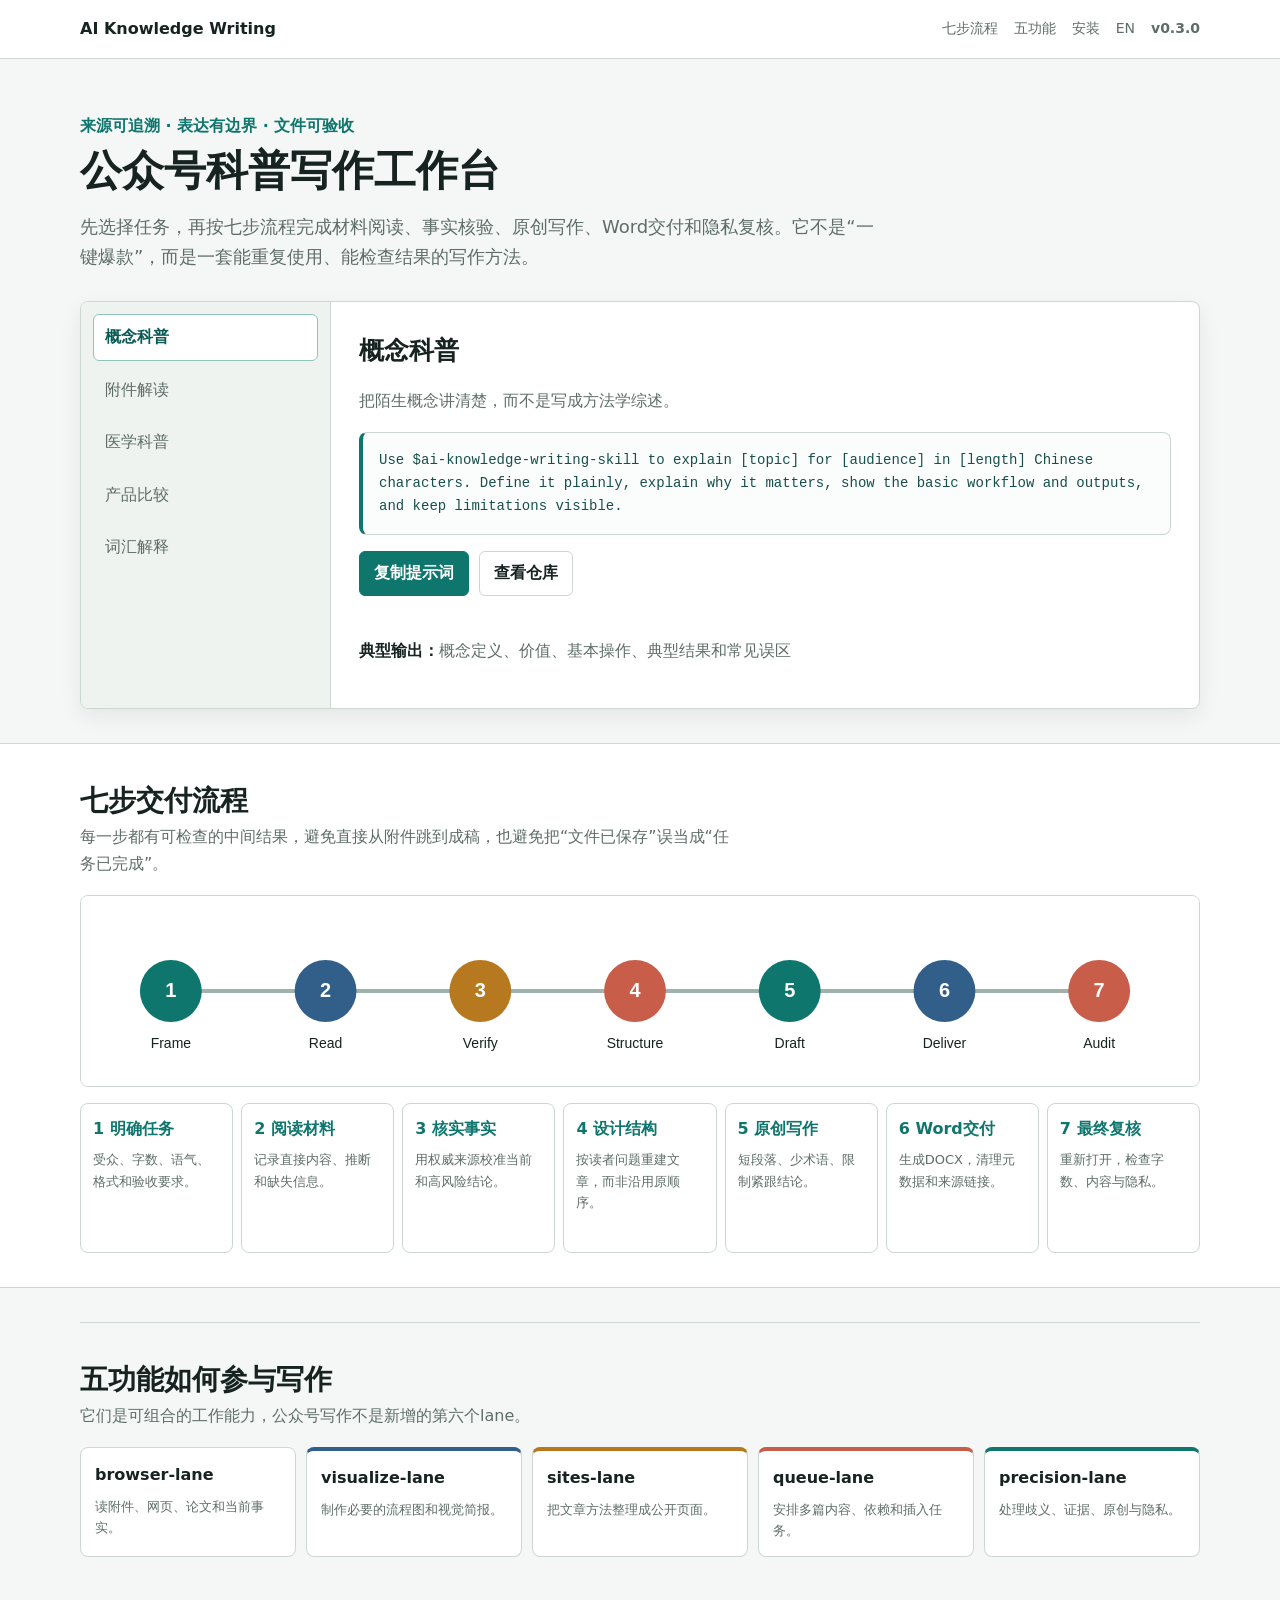
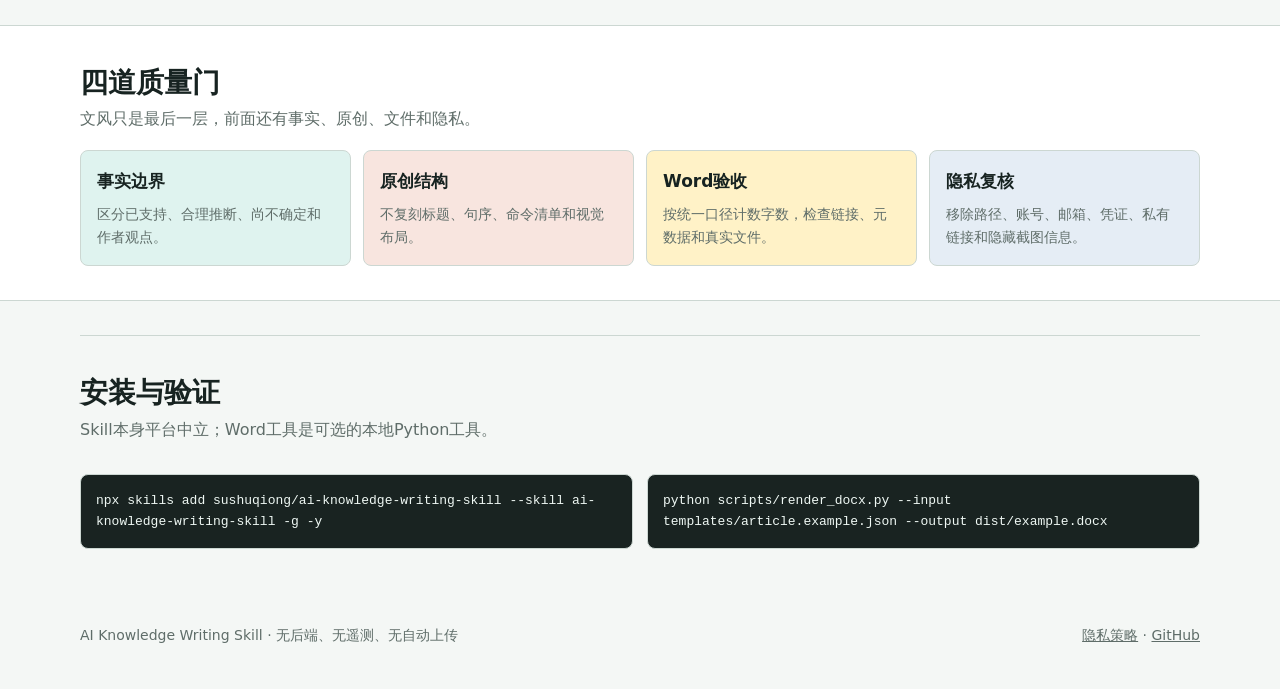
<file: docs/index.html>
<!doctype html>
<html lang="zh-CN">
<head>
  <meta charset="utf-8">
  <meta name="viewport" content="width=device-width, initial-scale=1">
  <meta name="description" content="从材料阅读、事实核验到原创公众号文案和Word交付的可验证工作流。">
  <meta name="theme-color" content="#f4f7f5">
  <title>公众号科普写作工作台</title>
  <link rel="icon" href="assets/favicon.svg" type="image/svg+xml">
  <link rel="stylesheet" href="assets/styles.css">
</head>
<body>
  <header class="topbar"><div class="shell topbar-inner"><a class="brand" href="#top">AI Knowledge Writing</a><nav class="nav" aria-label="主导航"><a href="#workflow">七步流程</a><a href="#lanes">五功能</a><a href="#install">安装</a><a class="language" href="en.html">EN</a><a class="version" href="https://github.com/sushuqiong/ai-knowledge-writing-skill/releases/tag/v0.3.0">v0.3.0</a></nav></div></header>
  <main id="top">
    <section class="shell intro"><p class="kicker">来源可追溯 · 表达有边界 · 文件可验收</p><h1>公众号科普写作工作台</h1><p class="lead">先选择任务，再按七步流程完成材料阅读、事实核验、原创写作、Word交付和隐私复核。它不是“一键爆款”，而是一套能重复使用、能检查结果的写作方法。</p></section>

    <section class="shell workspace" aria-label="任务选择器">
      <div class="task-tabs" role="tablist" aria-label="选择写作任务">
        <button class="task-tab" role="tab" data-task="concept">概念科普</button>
        <button class="task-tab" role="tab" data-task="source">附件解读</button>
        <button class="task-tab" role="tab" data-task="health">医学科普</button>
        <button class="task-tab" role="tab" data-task="compare">产品比较</button>
        <button class="task-tab" role="tab" data-task="glossary">词汇解释</button>
      </div>
      <div class="task-panel" role="tabpanel"><h2 data-panel-title></h2><p class="task-summary" data-panel-summary></p><div class="prompt-box"><code data-panel-prompt></code></div><div class="panel-actions"><button class="btn primary" type="button" data-copy>复制提示词</button><a class="btn" href="https://github.com/sushuqiong/ai-knowledge-writing-skill">查看仓库</a></div><div class="sr-status" aria-live="polite" data-copy-status></div><p class="output-line"><strong>典型输出：</strong><span data-panel-output></span></p></div>
    </section>

    <section class="band paper" id="workflow"><div class="shell"><div class="section-head"><div><h2>七步交付流程</h2><p>每一步都有可检查的中间结果，避免直接从附件跳到成稿，也避免把“文件已保存”误当成“任务已完成”。</p></div></div><img class="workflow-visual" src="assets/workflow.svg" alt="明确任务、阅读材料、核实事实、设计结构、原创写作、Word交付和最终复核"><div class="steps"><div class="step"><b>1 明确任务</b><p>受众、字数、语气、格式和验收要求。</p></div><div class="step"><b>2 阅读材料</b><p>记录直接内容、推断和缺失信息。</p></div><div class="step"><b>3 核实事实</b><p>用权威来源校准当前和高风险结论。</p></div><div class="step"><b>4 设计结构</b><p>按读者问题重建文章，而非沿用原顺序。</p></div><div class="step"><b>5 原创写作</b><p>短段落、少术语、限制紧跟结论。</p></div><div class="step"><b>6 Word交付</b><p>生成DOCX，清理元数据和来源链接。</p></div><div class="step"><b>7 最终复核</b><p>重新打开，检查字数、内容与隐私。</p></div></div></div></section>

    <section class="shell band" id="lanes"><div class="section-head"><div><h2>五功能如何参与写作</h2><p>它们是可组合的工作能力，公众号写作不是新增的第六个lane。</p></div></div><div class="lane-grid"><article class="lane"><h3>browser-lane</h3><p>读附件、网页、论文和当前事实。</p></article><article class="lane"><h3>visualize-lane</h3><p>制作必要的流程图和视觉简报。</p></article><article class="lane"><h3>sites-lane</h3><p>把文章方法整理成公开页面。</p></article><article class="lane"><h3>queue-lane</h3><p>安排多篇内容、依赖和插入任务。</p></article><article class="lane"><h3>precision-lane</h3><p>处理歧义、证据、原创与隐私。</p></article></div></section>

    <section class="band paper"><div class="shell"><div class="section-head"><div><h2>四道质量门</h2><p>文风只是最后一层，前面还有事实、原创、文件和隐私。</p></div></div><div class="gate-grid"><article class="gate fact"><h3>事实边界</h3><p>区分已支持、合理推断、尚不确定和作者观点。</p></article><article class="gate original"><h3>原创结构</h3><p>不复刻标题、句序、命令清单和视觉布局。</p></article><article class="gate word"><h3>Word验收</h3><p>按统一口径计数字数，检查链接、元数据和真实文件。</p></article><article class="gate private"><h3>隐私复核</h3><p>移除路径、账号、邮箱、凭证、私有链接和隐藏截图信息。</p></article></div></div></section>

    <section class="shell band" id="install"><div class="section-head"><div><h2>安装与验证</h2><p>Skill本身平台中立；Word工具是可选的本地Python工具。</p></div></div><div class="install"><pre class="code-block"><code>npx skills add sushuqiong/ai-knowledge-writing-skill --skill ai-knowledge-writing-skill -g -y</code></pre><pre class="code-block"><code>python scripts/render_docx.py --input templates/article.example.json --output dist/example.docx</code></pre></div></section>
  </main>
  <footer class="footer"><div class="shell footer-inner"><span>AI Knowledge Writing Skill · 无后端、无遥测、无自动上传</span><span><a href="https://github.com/sushuqiong/ai-knowledge-writing-skill/blob/main/SECURITY.md">隐私策略</a> · <a href="https://github.com/sushuqiong/ai-knowledge-writing-skill">GitHub</a></span></div></footer>
  <script src="assets/app.js"></script>
</body>
</html>
</file>
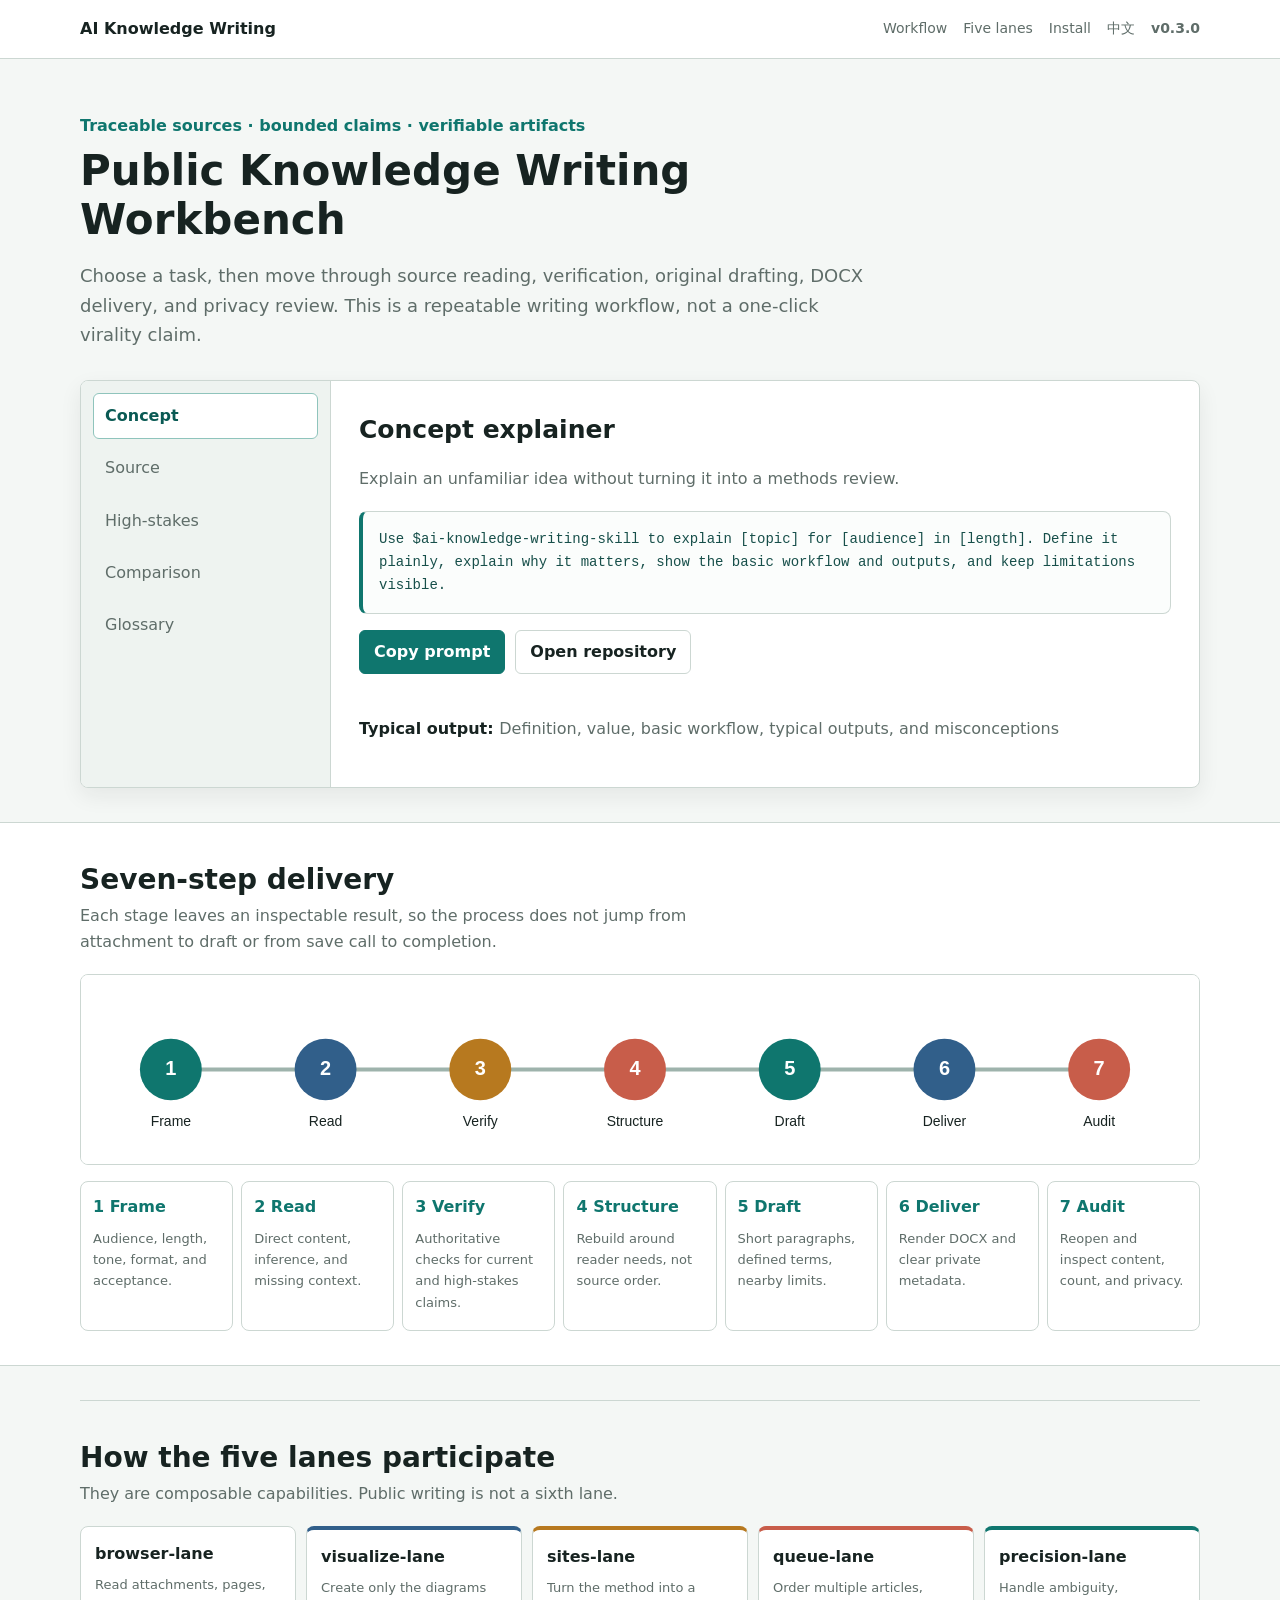
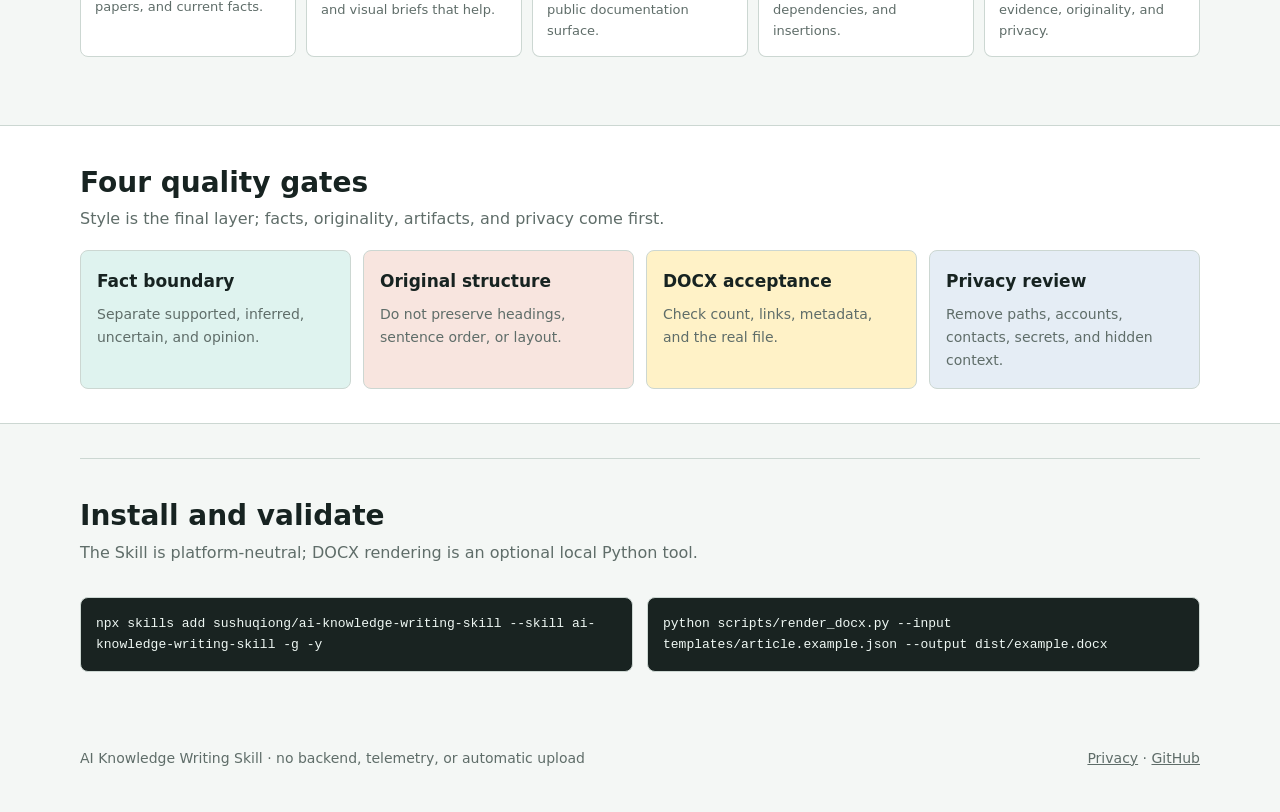
<file: docs/en.html>
<!doctype html>
<html lang="en">
<head>
  <meta charset="utf-8">
  <meta name="viewport" content="width=device-width, initial-scale=1">
  <meta name="description" content="A verifiable workflow from source reading and fact boundaries to original public writing and DOCX delivery.">
  <meta name="theme-color" content="#f4f7f5">
  <title>Public Knowledge Writing Workbench</title>
  <link rel="icon" href="assets/favicon.svg" type="image/svg+xml">
  <link rel="stylesheet" href="assets/styles.css">
</head>
<body>
  <header class="topbar"><div class="shell topbar-inner"><a class="brand" href="#top">AI Knowledge Writing</a><nav class="nav" aria-label="Main navigation"><a href="#workflow">Workflow</a><a href="#lanes">Five lanes</a><a href="#install">Install</a><a class="language" href="index.html">中文</a><a class="version" href="https://github.com/sushuqiong/ai-knowledge-writing-skill/releases/tag/v0.3.0">v0.3.0</a></nav></div></header>
  <main id="top">
    <section class="shell intro"><p class="kicker">Traceable sources · bounded claims · verifiable artifacts</p><h1>Public Knowledge Writing Workbench</h1><p class="lead">Choose a task, then move through source reading, verification, original drafting, DOCX delivery, and privacy review. This is a repeatable writing workflow, not a one-click virality claim.</p></section>
    <section class="shell workspace" aria-label="Task selector"><div class="task-tabs" role="tablist" aria-label="Choose a writing task"><button class="task-tab" role="tab" data-task="concept">Concept</button><button class="task-tab" role="tab" data-task="source">Source</button><button class="task-tab" role="tab" data-task="health">High-stakes</button><button class="task-tab" role="tab" data-task="compare">Comparison</button><button class="task-tab" role="tab" data-task="glossary">Glossary</button></div><div class="task-panel" role="tabpanel"><h2 data-panel-title></h2><p class="task-summary" data-panel-summary></p><div class="prompt-box"><code data-panel-prompt></code></div><div class="panel-actions"><button class="btn primary" type="button" data-copy>Copy prompt</button><a class="btn" href="https://github.com/sushuqiong/ai-knowledge-writing-skill">Open repository</a></div><div class="sr-status" aria-live="polite" data-copy-status></div><p class="output-line"><strong>Typical output: </strong><span data-panel-output></span></p></div></section>
    <section class="band paper" id="workflow"><div class="shell"><div class="section-head"><div><h2>Seven-step delivery</h2><p>Each stage leaves an inspectable result, so the process does not jump from attachment to draft or from save call to completion.</p></div></div><img class="workflow-visual" src="assets/workflow.svg" alt="Frame, read, verify, structure, draft, deliver, and audit"><div class="steps"><div class="step"><b>1 Frame</b><p>Audience, length, tone, format, and acceptance.</p></div><div class="step"><b>2 Read</b><p>Direct content, inference, and missing context.</p></div><div class="step"><b>3 Verify</b><p>Authoritative checks for current and high-stakes claims.</p></div><div class="step"><b>4 Structure</b><p>Rebuild around reader needs, not source order.</p></div><div class="step"><b>5 Draft</b><p>Short paragraphs, defined terms, nearby limits.</p></div><div class="step"><b>6 Deliver</b><p>Render DOCX and clear private metadata.</p></div><div class="step"><b>7 Audit</b><p>Reopen and inspect content, count, and privacy.</p></div></div></div></section>
    <section class="shell band" id="lanes"><div class="section-head"><div><h2>How the five lanes participate</h2><p>They are composable capabilities. Public writing is not a sixth lane.</p></div></div><div class="lane-grid"><article class="lane"><h3>browser-lane</h3><p>Read attachments, pages, papers, and current facts.</p></article><article class="lane"><h3>visualize-lane</h3><p>Create only the diagrams and visual briefs that help.</p></article><article class="lane"><h3>sites-lane</h3><p>Turn the method into a public documentation surface.</p></article><article class="lane"><h3>queue-lane</h3><p>Order multiple articles, dependencies, and insertions.</p></article><article class="lane"><h3>precision-lane</h3><p>Handle ambiguity, evidence, originality, and privacy.</p></article></div></section>
    <section class="band paper"><div class="shell"><div class="section-head"><div><h2>Four quality gates</h2><p>Style is the final layer; facts, originality, artifacts, and privacy come first.</p></div></div><div class="gate-grid"><article class="gate fact"><h3>Fact boundary</h3><p>Separate supported, inferred, uncertain, and opinion.</p></article><article class="gate original"><h3>Original structure</h3><p>Do not preserve headings, sentence order, or layout.</p></article><article class="gate word"><h3>DOCX acceptance</h3><p>Check count, links, metadata, and the real file.</p></article><article class="gate private"><h3>Privacy review</h3><p>Remove paths, accounts, contacts, secrets, and hidden context.</p></article></div></div></section>
    <section class="shell band" id="install"><div class="section-head"><div><h2>Install and validate</h2><p>The Skill is platform-neutral; DOCX rendering is an optional local Python tool.</p></div></div><div class="install"><pre class="code-block"><code>npx skills add sushuqiong/ai-knowledge-writing-skill --skill ai-knowledge-writing-skill -g -y</code></pre><pre class="code-block"><code>python scripts/render_docx.py --input templates/article.example.json --output dist/example.docx</code></pre></div></section>
  </main>
  <footer class="footer"><div class="shell footer-inner"><span>AI Knowledge Writing Skill · no backend, telemetry, or automatic upload</span><span><a href="https://github.com/sushuqiong/ai-knowledge-writing-skill/blob/main/SECURITY.md">Privacy</a> · <a href="https://github.com/sushuqiong/ai-knowledge-writing-skill">GitHub</a></span></div></footer>
  <script src="assets/app.js"></script>
</body>
</html>
</file>
<file: docs/assets/styles.css>
:root {
  --ink: #172321;
  --muted: #5f6d69;
  --paper: #ffffff;
  --canvas: #f4f7f5;
  --line: #ccd7d2;
  --green: #0f766e;
  --green-soft: #dff3ef;
  --coral: #c85d4a;
  --coral-soft: #f8e5df;
  --yellow: #b7791f;
  --yellow-soft: #fff2c7;
  --blue: #315f8a;
  --radius: 8px;
  --shadow: 0 8px 22px rgba(23, 35, 33, 0.07);
}

* { box-sizing: border-box; }
html { scroll-behavior: smooth; }
body {
  margin: 0;
  color: var(--ink);
  background: var(--canvas);
  font-family: Inter, "PingFang SC", "Microsoft YaHei", system-ui, sans-serif;
  line-height: 1.65;
}
a { color: inherit; }
button { font: inherit; }
.shell { width: min(1120px, calc(100% - 32px)); margin: 0 auto; }

.topbar {
  position: sticky;
  top: 0;
  z-index: 20;
  border-bottom: 1px solid var(--line);
  background: rgba(255, 255, 255, 0.96);
}
.topbar-inner {
  min-height: 58px;
  display: flex;
  align-items: center;
  justify-content: space-between;
  gap: 16px;
}
.brand { font-weight: 800; text-decoration: none; }
.nav { display: flex; align-items: center; gap: 16px; font-size: 14px; }
.nav a { text-decoration: none; color: var(--muted); }
.nav a:hover, .nav a:focus-visible { color: var(--green); }
.version { color: var(--coral); font-weight: 800; }

.intro { padding: 54px 0 30px; }
.kicker { margin: 0 0 8px; color: var(--green); font-weight: 800; }
h1 { max-width: 820px; margin: 0; font-size: 42px; line-height: 1.16; letter-spacing: 0; }
.lead { max-width: 800px; margin: 16px 0 0; color: var(--muted); font-size: 18px; }

.workspace {
  display: grid;
  grid-template-columns: 250px minmax(0, 1fr);
  border: 1px solid var(--line);
  border-radius: var(--radius);
  background: var(--paper);
  box-shadow: var(--shadow);
  overflow: hidden;
}
.task-tabs { border-right: 1px solid var(--line); background: #eef3f0; padding: 12px; }
.task-tab {
  width: 100%;
  min-height: 46px;
  margin: 0 0 6px;
  padding: 9px 11px;
  border: 1px solid transparent;
  border-radius: 6px;
  text-align: left;
  color: var(--muted);
  background: transparent;
  cursor: pointer;
}
.task-tab:hover, .task-tab:focus-visible { border-color: var(--line); color: var(--ink); }
.task-tab.active { border-color: #8fc4bc; color: #0a5a54; background: var(--paper); font-weight: 800; }
.task-panel { min-height: 360px; padding: 28px; }
.task-panel h2 { margin: 0; font-size: 25px; }
.task-summary { color: var(--muted); }
.prompt-box {
  margin-top: 18px;
  padding: 16px;
  border: 1px solid var(--line);
  border-left: 4px solid var(--green);
  border-radius: var(--radius);
  background: #fbfdfc;
}
.prompt-box code { display: block; white-space: pre-wrap; color: #174f4a; font-size: 14px; }
.panel-actions { display: flex; flex-wrap: wrap; gap: 10px; margin-top: 16px; }
.btn {
  min-height: 42px;
  padding: 8px 14px;
  border: 1px solid var(--line);
  border-radius: 6px;
  background: var(--paper);
  color: var(--ink);
  cursor: pointer;
  text-decoration: none;
  font-weight: 750;
}
.btn:hover, .btn:focus-visible { border-color: var(--green); }
.btn.primary { border-color: var(--green); background: var(--green); color: white; }
.output-line { margin-top: 18px; color: var(--muted); }
.output-line strong { color: var(--ink); }

.band { margin-top: 34px; padding: 34px 0; border-top: 1px solid var(--line); }
.band.paper { background: var(--paper); border-bottom: 1px solid var(--line); }
.section-head { display: flex; align-items: end; justify-content: space-between; gap: 20px; margin-bottom: 18px; }
.section-head h2 { margin: 0; font-size: 28px; }
.section-head p { max-width: 650px; margin: 0; color: var(--muted); }
.workflow-visual { width: 100%; height: auto; display: block; border: 1px solid var(--line); border-radius: var(--radius); background: white; }

.steps { display: grid; grid-template-columns: repeat(7, minmax(0, 1fr)); gap: 8px; margin-top: 16px; }
.step { min-height: 150px; padding: 12px; border: 1px solid var(--line); border-radius: var(--radius); background: var(--paper); }
.step b { display: block; margin-bottom: 7px; color: var(--green); }
.step p { margin: 0; color: var(--muted); font-size: 13px; }

.lane-grid { display: grid; grid-template-columns: repeat(5, minmax(0, 1fr)); gap: 10px; }
.lane { padding: 14px; border: 1px solid var(--line); border-radius: var(--radius); background: var(--paper); }
.lane:nth-child(2) { border-top: 4px solid var(--blue); }
.lane:nth-child(3) { border-top: 4px solid var(--yellow); }
.lane:nth-child(4) { border-top: 4px solid var(--coral); }
.lane:nth-child(5) { border-top: 4px solid var(--green); }
.lane h3 { margin: 0 0 7px; font-size: 16px; overflow-wrap: anywhere; }
.lane p { margin: 0; color: var(--muted); font-size: 13px; }

.gate-grid { display: grid; grid-template-columns: repeat(4, minmax(0, 1fr)); gap: 12px; }
.gate { padding: 16px; border-radius: var(--radius); border: 1px solid var(--line); }
.gate h3 { margin: 0 0 8px; font-size: 17px; }
.gate p { margin: 0; color: var(--muted); font-size: 14px; }
.gate.fact { background: var(--green-soft); }
.gate.original { background: var(--coral-soft); }
.gate.word { background: var(--yellow-soft); }
.gate.private { background: #e5edf5; }

.install { display: grid; grid-template-columns: 1fr 1fr; gap: 14px; }
.code-block { padding: 15px; border: 1px solid var(--line); border-radius: var(--radius); background: #192321; color: #eff8f4; overflow-x: auto; }
.code-block code { white-space: pre-wrap; }
.footer { padding: 28px 0 42px; color: var(--muted); font-size: 14px; }
.footer-inner { display: flex; justify-content: space-between; gap: 16px; flex-wrap: wrap; }
.sr-status { min-height: 24px; color: var(--green); font-size: 14px; }

@media (max-width: 900px) {
  h1 { font-size: 34px; }
  .workspace { grid-template-columns: 1fr; }
  .task-tabs { display: grid; grid-template-columns: repeat(2, minmax(0, 1fr)); border-right: 0; border-bottom: 1px solid var(--line); }
  .steps { grid-template-columns: repeat(2, minmax(0, 1fr)); }
  .lane-grid { grid-template-columns: repeat(2, minmax(0, 1fr)); }
  .gate-grid, .install { grid-template-columns: 1fr 1fr; }
}

@media (max-width: 560px) {
  .shell { width: min(100% - 22px, 1120px); }
  .nav a:not(.version):not(.language) { display: none; }
  .intro { padding-top: 34px; }
  h1 { font-size: 30px; }
  .lead { font-size: 16px; }
  .task-tabs, .steps, .lane-grid, .gate-grid, .install { grid-template-columns: 1fr; }
  .task-panel { min-height: 390px; padding: 20px; }
  .section-head { display: block; }
  .section-head p { margin-top: 8px; }
}

@media (prefers-reduced-motion: reduce) {
  html { scroll-behavior: auto; }
}
</file>
